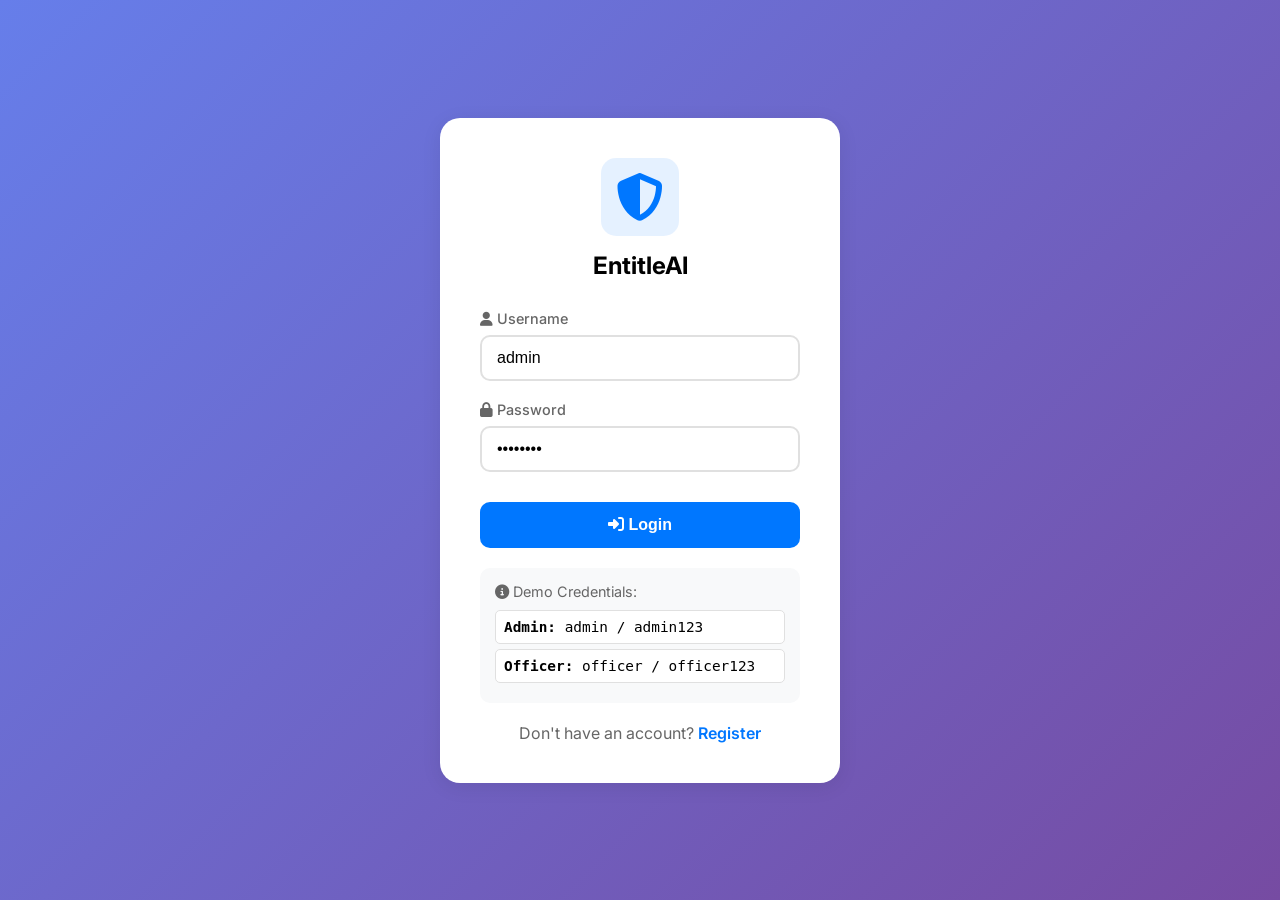
<file: entitleai-pilot/frontend/login.html>
<!DOCTYPE html>
<html lang="en">
<head>
    <meta charset="UTF-8">
    <meta name="viewport" content="width=device-width, initial-scale=1.0">
    <title>EntitleAI - Login</title>
    
    <!-- Font Awesome -->
    <link rel="stylesheet" href="https://cdnjs.cloudflare.com/ajax/libs/font-awesome/6.4.0/css/all.min.css">
    
    <!-- Google Fonts -->
    <link href="https://fonts.googleapis.com/css2?family=Inter:wght@300;400;500;600;700;800&display=swap" rel="stylesheet">
    
    <style>
        :root {
            --primary: #000000;
            --accent: #0077ff;
            --light: #ffffff;
            --light-gray: #f8f9fa;
            --gray: #e0e0e0;
            --dark-gray: #666666;
            --shadow: 0 4px 20px rgba(0, 0, 0, 0.08);
            --border-radius: 12px;
        }

        * {
            margin: 0;
            padding: 0;
            box-sizing: border-box;
        }

        body {
            font-family: 'Inter', sans-serif;
            background: linear-gradient(135deg, #667eea 0%, #764ba2 100%);
            min-height: 100vh;
            display: flex;
            align-items: center;
            justify-content: center;
        }

        .login-container {
            background: var(--light);
            border-radius: 20px;
            box-shadow: var(--shadow);
            width: 90%;
            max-width: 400px;
            padding: 40px;
            animation: slideUp 0.5s ease;
        }

        @keyframes slideUp {
            from {
                opacity: 0;
                transform: translateY(20px);
            }
            to {
                opacity: 1;
                transform: translateY(0);
            }
        }

        .logo {
            text-align: center;
            margin-bottom: 30px;
        }

        .logo i {
            font-size: 3rem;
            color: var(--accent);
            background: rgba(0, 119, 255, 0.1);
            padding: 15px;
            border-radius: 15px;
        }

        .logo h2 {
            margin-top: 15px;
            font-size: 1.5rem;
            color: var(--primary);
        }

        .form-group {
            margin-bottom: 20px;
        }

        .form-group label {
            display: block;
            margin-bottom: 8px;
            color: var(--dark-gray);
            font-weight: 500;
            font-size: 0.9rem;
        }

        .form-group input {
            width: 100%;
            padding: 12px 15px;
            border: 2px solid var(--gray);
            border-radius: 10px;
            font-size: 1rem;
            transition: all 0.3s;
        }

        .form-group input:focus {
            outline: none;
            border-color: var(--accent);
            box-shadow: 0 0 0 3px rgba(0, 119, 255, 0.1);
        }

        .btn-login {
            width: 100%;
            padding: 14px;
            background: var(--accent);
            color: white;
            border: none;
            border-radius: 10px;
            font-size: 1rem;
            font-weight: 600;
            cursor: pointer;
            transition: all 0.3s;
            margin-top: 10px;
        }

        .btn-login:hover {
            transform: translateY(-2px);
            box-shadow: 0 4px 12px rgba(0, 119, 255, 0.3);
        }

        .demo-credentials {
            margin-top: 20px;
            padding: 15px;
            background: var(--light-gray);
            border-radius: 10px;
            font-size: 0.9rem;
        }

        .demo-credentials p {
            color: var(--dark-gray);
            margin-bottom: 10px;
        }

        .demo-credentials code {
            display: block;
            padding: 8px;
            background: var(--light);
            border-radius: 5px;
            margin-bottom: 5px;
            border: 1px solid var(--gray);
        }

        .error-message {
            color: #ff4444;
            font-size: 0.9rem;
            margin-top: 10px;
            text-align: center;
            display: none;
        }

        .register-link {
            text-align: center;
            margin-top: 20px;
            color: var(--dark-gray);
        }

        .register-link a {
            color: var(--accent);
            text-decoration: none;
            font-weight: 600;
        }
    </style>
</head>
<body>
    <div class="login-container">
        <div class="logo">
            <i class="fas fa-shield-alt"></i>
            <h2>EntitleAI</h2>
        </div>

        <form id="loginForm">
            <div class="form-group">
                <label><i class="fas fa-user"></i> Username</label>
                <input type="text" id="username" placeholder="Enter username" value="admin" required>
            </div>

            <div class="form-group">
                <label><i class="fas fa-lock"></i> Password</label>
                <input type="password" id="password" placeholder="Enter password" value="admin123" required>
            </div>

            <button type="submit" class="btn-login">
                <i class="fas fa-sign-in-alt"></i> Login
            </button>

            <div class="error-message" id="errorMessage">
                Invalid username or password
            </div>
        </form>

        <div class="demo-credentials">
            <p><i class="fas fa-info-circle"></i> Demo Credentials:</p>
            <code><strong>Admin:</strong> admin / admin123</code>
            <code><strong>Officer:</strong> officer / officer123</code>
        </div>

        <div class="register-link">
            Don't have an account? <a href="#" onclick="showRegister()">Register</a>
        </div>
    </div>

    <script>
        document.getElementById('loginForm').addEventListener('submit', async (e) => {
            e.preventDefault();
            
            const username = document.getElementById('username').value;
            const password = document.getElementById('password').value;
            
            try {
                const response = await fetch('/login', {
                    method: 'POST',
                    headers: { 'Content-Type': 'application/json' },
                    body: JSON.stringify({ username, password })
                });
                
                const data = await response.json();
                
                if (data.success) {
                    // Store user info
                    localStorage.setItem('user', JSON.stringify(data.user));
                    window.location.href = '/';
                } else {
                    document.getElementById('errorMessage').style.display = 'block';
                }
            } catch (error) {
                console.error('Login error:', error);
                document.getElementById('errorMessage').style.display = 'block';
            }
        });

        function showRegister() {
            alert('Registration page would open here');
        }
    </script>
</body>
</html>
</file>
